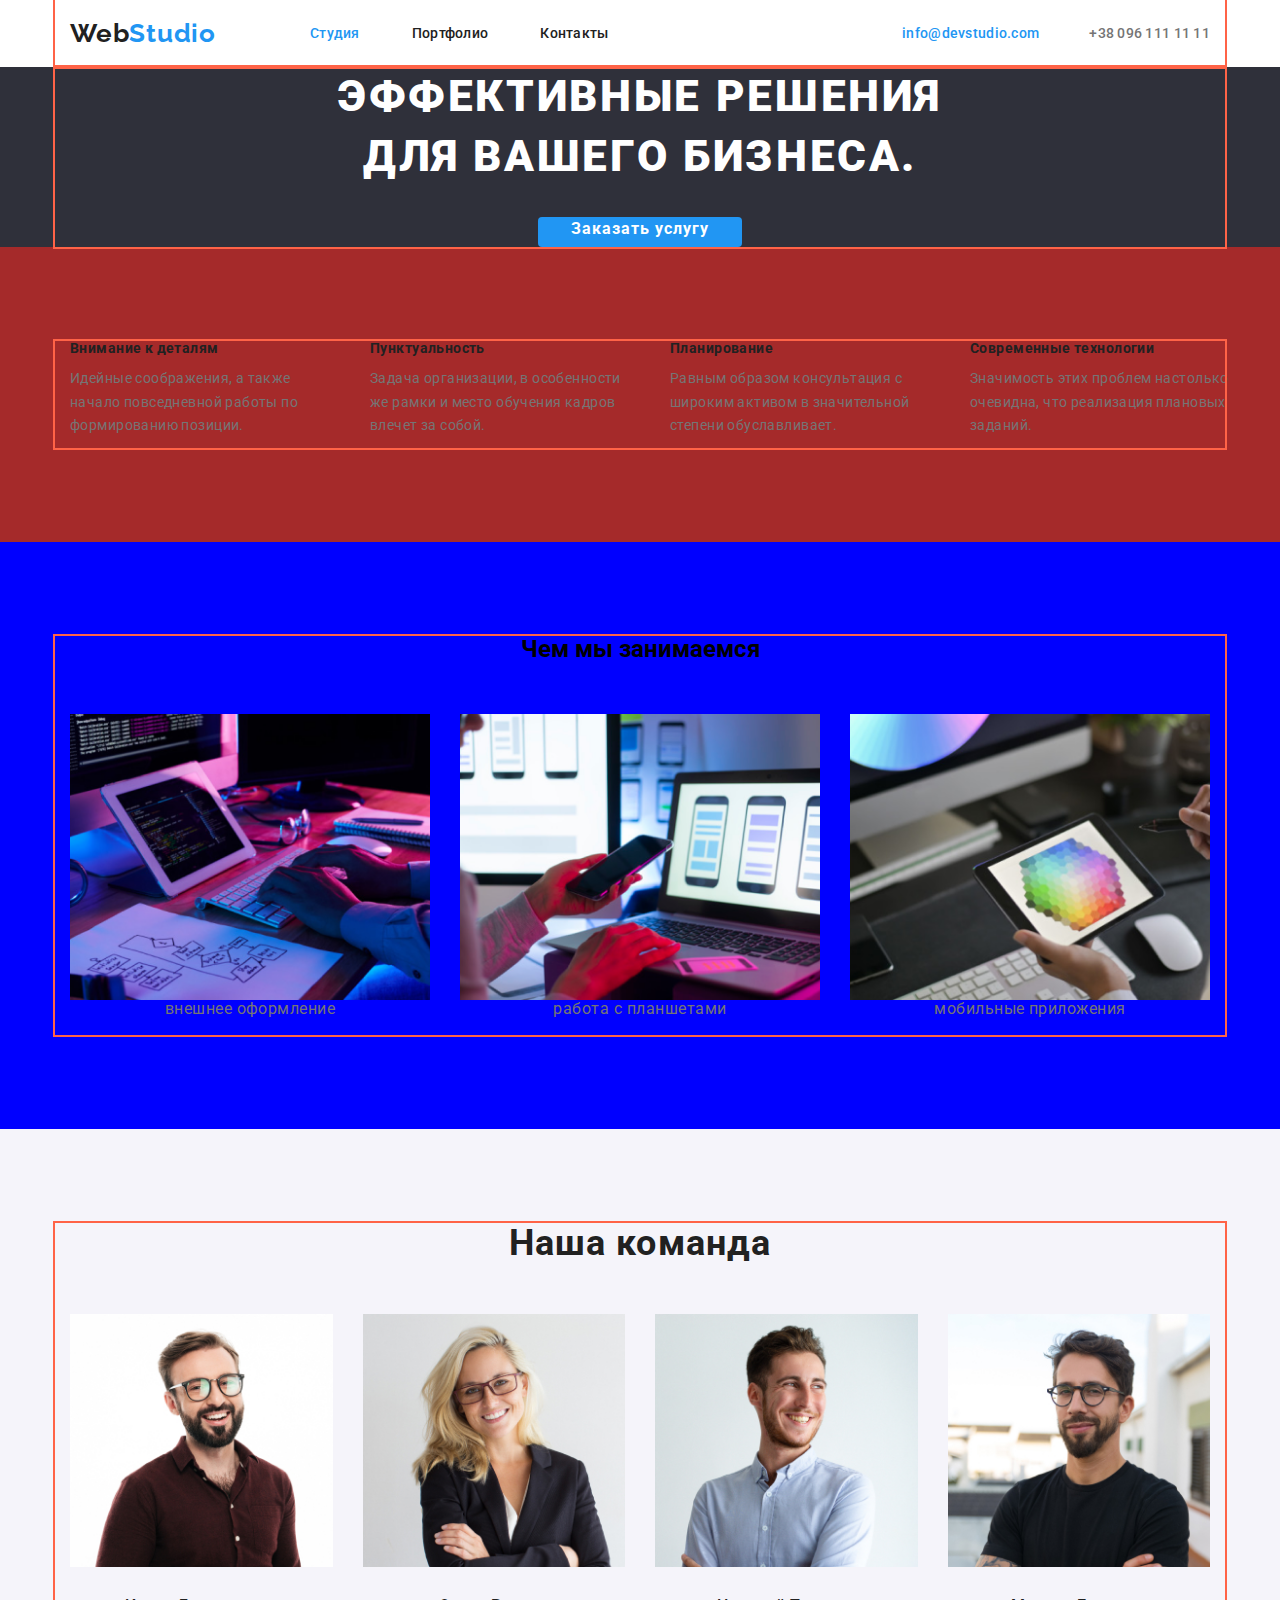
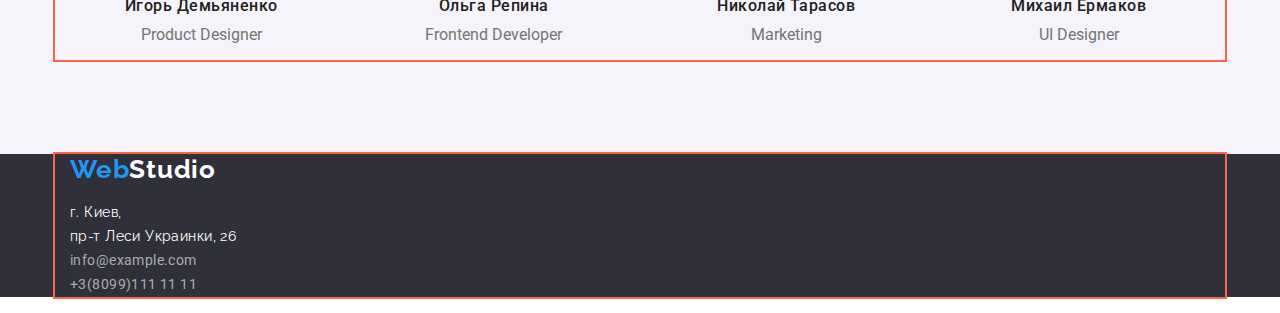
<file: index.html>
<!DOCTYPE html>
<html lang="en">
  <head>
    <meta charset="UTF-8" />
    <meta http-equiv="X-UA-Compatible" content="IE=edge" />
    <meta name="viewport" content="width=device-width, initial-scale=1.0" />
    <title>Document</title>
    <link
      href="https://fonts.googleapis.com/css2?family=Raleway:wght@700&family=Roboto:wght@400;500;900&display=swap"
      rel="stylesheet"
    />
    <link
      rel="stylesheet"
      href="https://cdnjs.cloudflare.com/ajax/libs/modern-normalize/1.1.0/modern-normalize.min.css"
    />
    <link rel="stylesheet" href="./сss/styles.css" />
  </head>
  <body>
    <!--шапка сайта-->
    <header class="header">
      <div class="container main-nav">
        <a class="logo-start" href="">Web<span class="logo-accent">Studio</span></a>
        <!--навигация сайта-->
        <nav>
          <ul class="site-nav list">
            <li class="item"><a href="" class="link current">Студия</a></li>
            <li class="item"><a href="./Портфолио.html" class="link">Портфолио</a></li>
            <li class="item"><a href="" class="link">Контакты</a></li>
          </ul>
        </nav>
        <ul class="auth-nav list">
          <li class="item"><a href="" class="link current">info@devstudio.com</a></li>
          <li class="item"><a href="" class="link">+38 096 111 11 11</a></li>
        </ul>
      </div>
    </header>
    <main>
      <!--секция главная-->
      <section class="hero">
        <div class="container">
          <h1 class="title">
            Эффективные решения<br />
            для вашего бизнеса.
          </h1>
          <a href="" class="button primary">Заказать услугу</a>
        </div>
      </section>
      <!--секкция hero-->
      <section class="section">
        <div class="container">
          <h2 class="visually-hidden">наши преимущества</h2>
          <ul class="feature-list">
            <li class="item">
              <h3 class="title">Внимание к деталям</h3>
              <p>
                Идейные соображения, а также начало повседневной работы по формированию позиции.
              </p>
            </li>
            <li class="item">
              <h3 class="title">Пунктуальность</h3>
              <p>
                Задача организации, в особенности же рамки и место обучения кадров влечет за собой.
              </p>
            </li>
            <li class="item">
              <h3 class="title">Планирование</h3>
              <p>
                Равным образом консультация с широким активом в значительной степени обуславливает.
              </p>
            </li>
            <li class="item">
              <h3 class="title">Современные технологии</h3>
              <p>Значимость этих проблем настолько очевидна, что реализация плановых заданий.</p>
            </li>
          </ul>
        </div>
      </section>
      <!--секция lite-->
      <section class="section-lite">
        <div class="container">
          <h2>Чем мы занимаемся</h2>
          <ul class="work-list">
            <li>
              <img src="./images/4.png" alt="" />
              <p>внешнее оформление</p>
            </li>
            <li>
              <img src="./images/2.png" alt="" />
              <p>работа с планшетами</p>
            </li>
            <li>
              <img src="./images/3.png" alt="" />
              <p>мобильные приложения</p>
            </li>
          </ul>
        </div>
      </section>
      <!--секция картинки-->
      <section class="pictures">
        <div class="container">
          <h2>Наша команда</h2>
          <ul class="work-img">
            <li>
              <img src="./images/5.jpg" alt="" />
              <h3>Игорь Демьяненко</h3>
              <p>Product Designer</p>
            </li>
            <!---->
            <li>
              <img src="./images/7.jpg" alt="" />
              <h3>Ольга Репина</h3>
              <p>Frontend Developer</p>
            </li>

            <li>
              <img src="./images/1.jpg" alt="" />
              <h3>Николай Тарасов</h3>
              <p>Marketing</p>
            </li>

            <li>
              <img src="./images/6.jpg" alt="" />
              <h3>Михаил Ермаков</h3>
              <p>UI Designer</p>
            </li>
          </ul>
        </div>
      </section>
    </main>
    <!--footer-->
    <footer class="footer">
      <div class="container footer">
        <a href="">Web<span class="logo-finish">Studio</span></a>

        <address class="address">
          <ul class="work-strit">
            <li>
              <a href="https://bit.ly/3pXMvUd" class="link-"
                >г. Киев,<br />
                пр-т Леси Украинки, 26</a
              >
            </li>
            <li><a href="emailto:info@example.com" class="-link">info@example.com</a></li>
            <li><a href="tel:+380991111111" class="-link">+3(8099)111 11 11</a></li>
          </ul>
        </address>
      </div>
    </footer>
  </body>
</html>
</file>
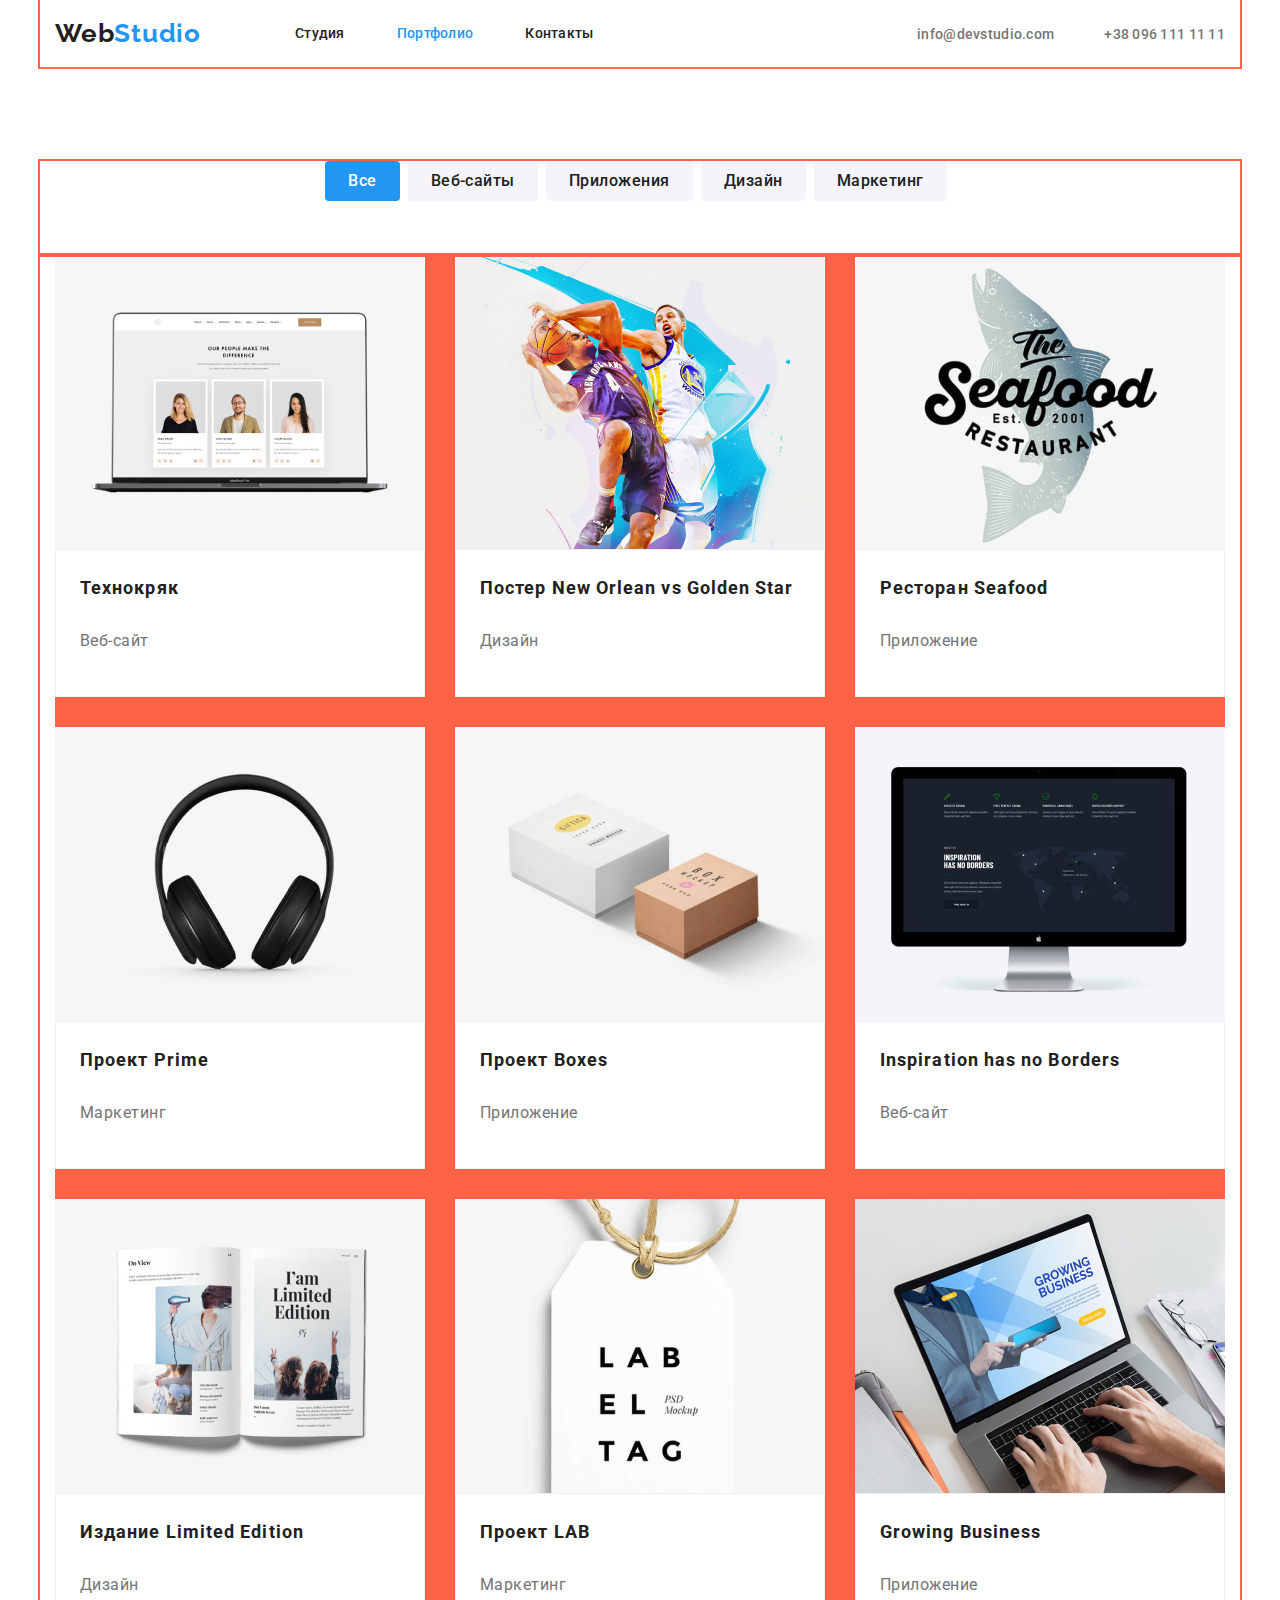
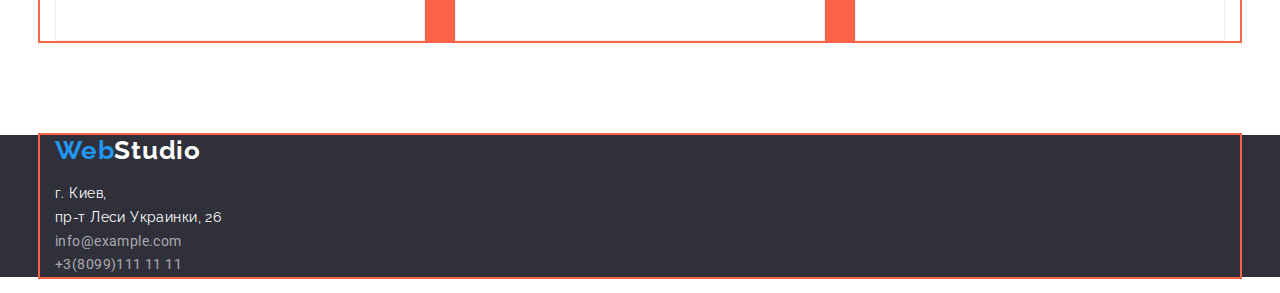
<file: Портфолио.html>
<!DOCTYPE html>
<html lang="en">
  <head>
    <meta charset="UTF-8" />
    <meta http-equiv="X-UA-Compatible" content="IE=edge" />
    <meta name="viewport" content="width=device-width, initial-scale=1.0" />
    <title>Document</title>
    <link
      href="https://fonts.googleapis.com/css2?family=Raleway:wght@700&family=Roboto:wght@400;500;900&display=swap"
      rel="stylesheet"
    />
    <link rel="stylesheet" href="./сss/styles.css" />
  </head>
  <body>
    <!--шапка сайта-->
    <header class="header">
      <div class="container main-nav">
        <a class="logo-start" href="">Web<span class="logo-accent">Studio</span></a>
        <!--навигация сайта-->
        <nav>
          <ul class="site-nav list">
            <li class="item"><a href="" class="link">Студия</a></li>
            <li class="item"><a href="" class="link current">Портфолио</a></li>
            <li class="item"><a href="" class="link">Контакты</a></li>
          </ul>
        </nav>
        <ul class="auth-nav list">
          <li class="item"><a href="" class="link">info@devstudio.com</a></li>
          <li class="item"><a href="" class="link">+38 096 111 11 11</a></li>
        </ul>
      </div>
    </header>
    <!--секция страници-->
    <main>
      <section class="section-main">
        <div class="container">
          <h1 class="visually-hidden">Наши работы</h1>
          <ul class="button-nav">
            <li><button type="button" class="link-nav">Все</button></li>
            <li><button type="button" class="link">Веб-сайты</button></li>
            <li><button type="button" class="link">Приложения</button></li>
            <li><button type="button" class="link">Дизайн</button></li>
            <li><button type="button" class="link">Маркетинг</button></li>
          </ul>
        </div>
        <!--карточки-->
        <div class="flex-container">
          <div class="card-element">
            <div class="card">
              <img src="./images/img (3).jpg" alt="" />
              <div class="card-content">
                <h2>Технокряк</h2>
                <p>Веб-сайт</p>
              </div>
            </div>

            <div class="card">
              <img src="./images/img (4).jpg" alt="" />
              <div class="card-content">
                <h2>Постер New Orlean vs Golden Star</h2>
                <p>Дизайн</p>
              </div>
            </div>

            <div class="card">
              <img src="./images/img (5).jpg" alt="" />
              <div class="card-content">
                <h2>Ресторан Seafood</h2>
                <p>Приложение</p>
              </div>
            </div>

            <div class="card">
              <img src="./images/img.jpg" alt="" />
              <div class="card-content">
                <h2>Проект Prime</h2>
                <p>Маркетинг</p>
              </div>
            </div>

            <div class="card">
              <img src="./images/img (1).jpg" alt="" />
              <div class="card-content">
                <h2>Проект Boxes</h2>
                <p>Приложение</p>
              </div>
            </div>

            <div class="card">
              <img src="./images/img (2).jpg" alt="" />
              <div class="card-content">
                <h2>Inspiration has no Borders</h2>
                <p>Веб-сайт</p>
              </div>
            </div>

            <div class="card">
              <img src="./images/img (6).jpg" alt="" />
              <div class="card-content">
                <h2>Издание Limited Edition</h2>
                <p>Дизайн</p>
              </div>
            </div>

            <div class="card">
              <img src="./images/img (7).jpg" alt="" />
              <div class="card-content">
                <h2>Проект LAB</h2>
                <p>Маркетинг</p>
              </div>
            </div>

            <div class="card">
              <img src="./images/img (8).jpg" alt="" />
              <div class="card-content">
                <h2>Growing Business</h2>
                <p>Приложение</p>
              </div>
            </div>
          </div>
        </div>
      </section>
    </main>
    <!--footer-->

    <footer class="footer">
      <div class="container footer">
        <a href="">Web<span class="logo-finish">Studio</span></a>
        <address>
          <ul class="work-strit">
            <li>
              <a href="https://bit.ly/3pXMvUd" class="link-"
                >г. Киев,<br />
                пр-т Леси Украинки, 26</a
              >
            </li>
            <li><a href="emailto:info@example.com" class="-link">info@example.com</a></li>
            <li><a href="tel:+380991111111" class="-link">+3(8099)111 11 11</a></li>
          </ul>
        </address>
      </div>
    </footer>
  </body>
</html>
</file>
<file: сss/styles.css>
:root {
  --primari-text-color: #212121;
  --title-text-color: #2196f3;
  --accent-color: #fff;
  --text-color: #757575;

  --title-color: rgba(255, 255, 255, 0.6);
}

body {
  margin: 0;
  background-color: #fff;
  color: var(--primari-text-colo);

  font-family: Roboto, sans-serif;
}

.list {
  padding: 0;
  margin: 0;
}

.visually-hidden {
  position: fixed;
  transform: scale(0);
}

a {
  text-decoration: none;
}

li {
  list-style: none;
}

button {
  font-family: inherit;
}

/*шапка сайта*/

.logo-start {
  color: var(--primari-text-color);

  font-family: Raleway, sans-serif;

  font-weight: 700;
  font-size: 26px;
  line-height: 1.2;
  letter-spacing: 0.03em;
}

.logo-accent {
  color: var(--title-text-color);
}

.container {
  width: 1170px;
  margin-left: auto;
  margin-right: auto;
  padding: 0 15px;
  outline: 2px solid tomato;
}


.main-nav {
  display: flex;
  align-items: center;
}

/*навигация сайта site-nav*/
.site-nav {
  display: flex;
  margin-left: 93px;
}

.site-nav .item:not(:last-child) {
  margin-right: 50px;
}

.site-nav .link {
  display: block;
  padding-top: 32px;
  padding-bottom: 32px;

  color: var(--primari-text-color);
  border: 1px solid transparent;

  font-weight: 500;
  font-size: 14px;
  line-height: 1.14px;
  letter-spacing: 0.02em;
}

.link:hover,
.link:focus {
  color: var(--title-text-color);
  border: 1px solid transparent;
}

.site-nav .link.current {
  color: var(--title-text-color);
}

/*.auth-nav*/
.auth-nav {
  display: flex;
  margin-left: auto;
}

.auth-nav .item:not(:last-child) {
  margin-right: 50px;
}

.auth-nav .link {
  color: var(--text-color);



  font-weight: 500;
  font-size: 14px;
  line-height: 1.14px;
  letter-spacing: 0.02em;
}

.auth-nav .link.current {
  color: var(--title-text-color);
}

/*секция главная*/
.section {
  margin-bottom: ;
  padding-bottom: px;
}

.hero .title {
  margin-top: 0;
  margin-bottom: 30px;
  color: var(--accent-color);

  font-weight: 900;
  font-size: 44px;
  line-height: 1.36;
  text-align: center;
  letter-spacing: 0.06em;
  text-transform: uppercase;
}

.button.primary {
  background-color: var(--title-text-color);
  color: var(--accent-color);
}

.button {
  display: inline-block;
  border-radius: 4px;
  padding: 10px 32px;

  min-width: 136px;
  height: 30px;

  border: 1px solid transparent;

  font-weight: 700;
  font-size: 16px;
  line-height: 1.87px;
  letter-spacing: 0.06em;
}

.hero {
  background-color: #2f303a;
}

.hero {
  text-align: center;
}

/*<section class="hero">*/
.section {
  background-color: brown;
}

.section {
  padding-top: 94px;
  padding-bottom: 94px;
}

.feature-list {
  margin: 0;
  padding: 0;
}

.feature-list {
  display: flex;

}

.feature-list .item {
  width: 270px;
  margin-right: 30px;
}

.section .title {
  margin-top: 0;
  margin-bottom: 10px;

  color: var(--primari-text-color);

  font-size: 14px;
  line-height: 1.14;
  letter-spacing: 0.03em;
}

.feature-list p {
  margin-top: 0;
  margin-bottom: 10px;
  color: var(--text-color);


  width: 270px;
  font-size: 14px;
  line-height: 1.7;
  letter-spacing: 0.03em;
}

/*section-lite*/
.section-lite {
  background-color: blue;
  padding-top: 94px;
  padding-bottom: 94px;
}


.section-lite h2 {
  /* padding-top: 94px;*/
  margin-top: 0px;
  margin-bottom: 50px;
  text-align: center;
}

.work-list p {
  margin-top: 0;
  margin-bottom: px;
  color: var(--text-color);

  font-size: 16px;
  line-height: 1.18;
  text-align: center;
  letter-spacing: 0.03em;
}

.work-list {
  display: flex;
  justify-content: space-around;
}

.work-list {
  margin: 0;
  padding: 0;
}


.work-list img {
  width: 370px;

  margin-right: 30px;
}

.work-list li:not(:last-child) {
  margin-right: 30px;
}

/*секция картинки>*/
.work-img {
  display: flex;
  justify-content: space-around;
}

.work-img {
  margin: 0;
  padding: 0;
}

.work-img img {
  width: 270px;
  margin-right: 30px;
  margin-bottom: 30px;
}

.work-img li:not(:last-child) {
  margin-right: 30px;
}

.pictures {
  background-color: #f5f4fa;
  padding-top: 94px;
  padding-bottom: 94px;
}

.pictures h2 {
  /* padding-top: 94px;*/
  margin-top: 0;
  margin-bottom: 50px;
  color: var(--primari-text-color);

  font-size: 36px;
  line-height: 1.16;
  text-align: center;
  letter-spacing: 0.03em;
}

.work-img h3 {
  margin-top: 0;
  margin-bottom: 10px;
  color: var(--primari-text-color);

  font-weight: 500;
  font-size: 16px;
  line-height: 1.18x;
  text-align: center;
  letter-spacing: 0.03em;
}

.work-img p {
  margin-top: 0;
  margin-bottom: 30;

  color: var(--text-color);
  text-align: center;
  font-size: 16px;
  line-height: 1.18;
}

/*footer*/
.container .footer {
  width: 1200px;
  margin-left: auto;
  margin-right: auto;
  padding: 0 15px;
}


.footer {
  background-color: #2f303a;
}

.footer a {
  color: var(--title-text-color);

  font-family: Raleway, cursive;

  font-weight: 700;
  font-size: 26px;
  line-height: 1.19;
  letter-spacing: 0.03em;
}

.work-strit {
  padding-left: 0;
  /* margin-bottom: 0;*/
}

.work-strit .link- {
  color: var(--accent-color);

  font-style: normal;
  font-weight: 400;
  font-size: 14px;
  line-height: 1.71;
  letter-spacing: 0.03em;
}

.work-strit .-link {
  margin-bottom: 9px;
  color: var(--title-color);

  font-family: Roboto, sans-serif;

  font-style: normal;
  font-weight: 400;
  font-size: 14px;
  line-height: 1.71;
  letter-spacing: 0.03em;
}

.-link:hover,
.-link:focus {
  color: var(--title-text-color);
}

.logo-finish {
  color: var(--accent-color);
}

/*стили для портфолио*/
/*навигация сайта*/

.section-main {
  padding-top: 94px;
  padding-bottom: 94px;
}

.button-nav {
  display: flex;
  justify-content: center;
}

.button-nav {
  margin: 0;
  padding: 0;
}

.button-nav .link {
  display: inline-block;
  margin-right: 8px;
  padding: 6px 22px;
  margin-bottom: 54px;


  border-radius: 4px;
  border: 1px solid transparent;
  color: var(--primari-text-color);
  background: #F5F4FA;

  font-weight: 500;
  font-size: 16px;
  line-height: 1.62;
  text-align: center;
  letter-spacing: 0.03em;
}

.link:hover,
:focus {
  color: var(--title-text-color);
  border: 1px solid var(--title-text-color);
  border: 1px solid transparent;
}

.button-nav .link-nav {
  display: inline-block;
  margin-right: 8px;
  padding: 6px 22px;
  border-radius: 4px;
  background-color: var(--title-text-color);
  color: var(--accent-color);
  border: 1px solid transparent;

  font-weight: 500;
  font-size: 16px;
  line-height: 1.62;
  text-align: center;
  letter-spacing: 0.03em;
}

/*секция страници партфолио*/

.flex-container {
  width: 1170px;
  margin-left: auto;
  margin-right: auto;
  padding: 0 15px;
  outline: 2px solid tomato;
}

.card-element {
  background-color: tomato
}

.card-element {
  display: flex;
  flex-wrap: wrap;
}

.card {
  width: calc((100% - 60px) / 3);
  /*width: 370px;*/

  margin-right: 30px;
  margin-bottom: 30px;
}

.card:nth-child(3n) {
  margin-right: 0;
}

.card:nth-last-child(-n +3) {
  margin-bottom: 0;
}

.section-main h1 {
  margin-top: 0;
  margin-bottom: 0;
}

.card h2 {
  margin-top: 0;
  margin-bottom: 20px;
  color: var(--primari-text-color);

  font-weight: 700;
  font-size: 18px;
  line-height: 2.00;
  letter-spacing: 0.06em;
}

.card p {
  margin-top: 0;
  margin-bottom: 20px;
  color: var(--text-color);

  font-weight: 400;
  font-size: 16px;
  line-height: 1.87;
  /* identical to box height, or 188% */
  letter-spacing: 0.03em;
}

img {
  display: block;
  max-width: 100%;
  height: auto;
}

.card-content {
  box-sizing: border-box;

  background: #FFFFFF;
  border: 1px solid #EEEEEE;
  padding-left: 24px;
  padding-right: 24px;
  padding-top: 20px;
  padding-bottom: 20px;
  /* margin-bottom: 30px;*/
}
</file>
